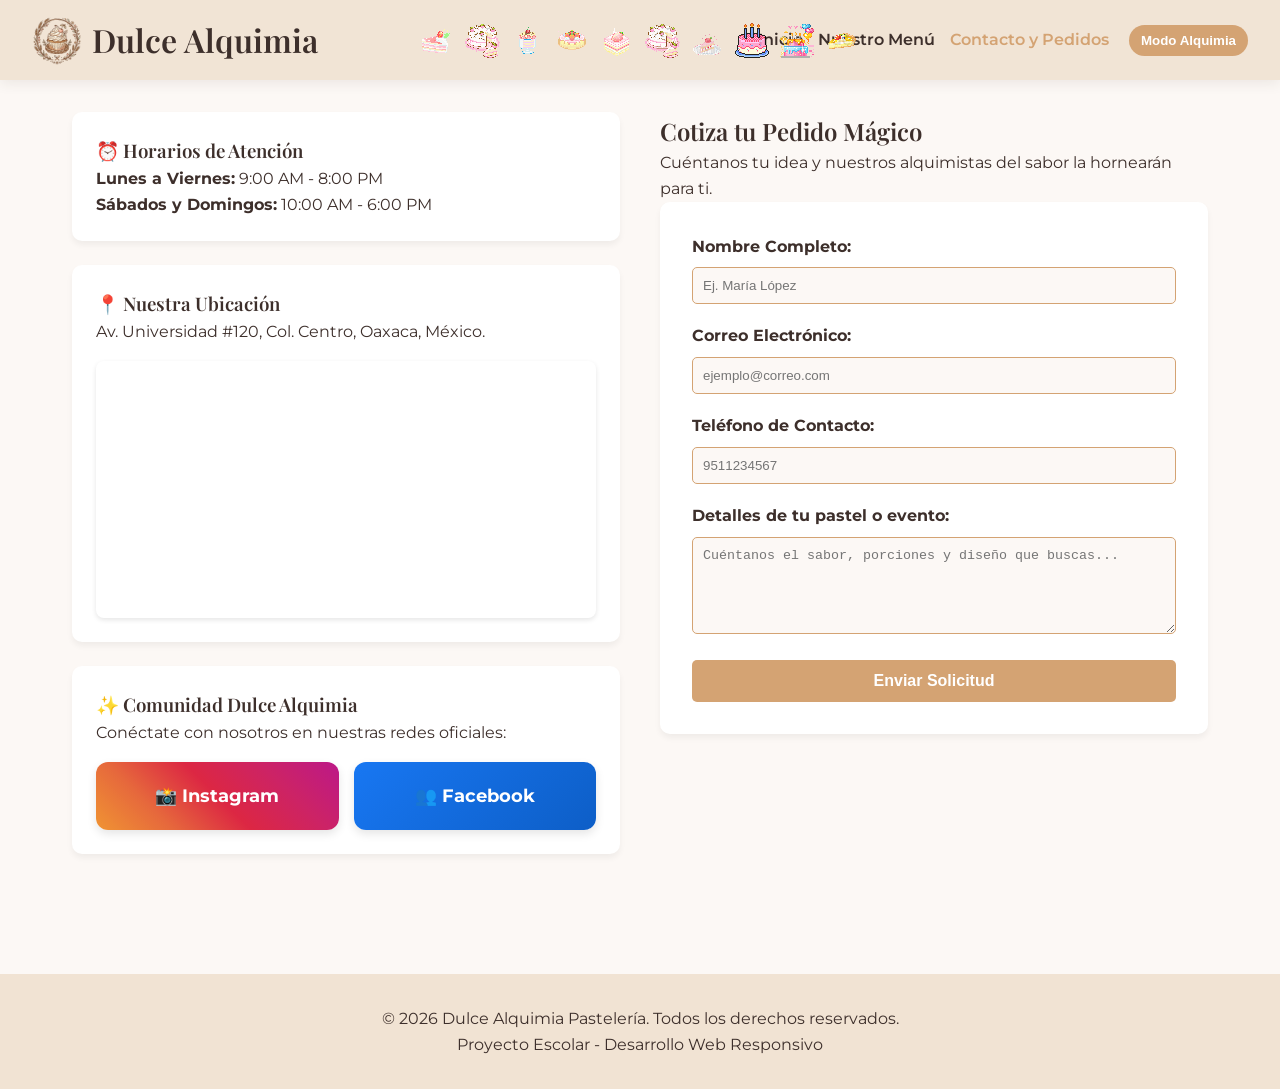
<file: contacto.html>
<!DOCTYPE html>
<html lang="es">
<head>
    <meta charset="UTF-8">
    <link rel="icon" type="image/png" href="imagenes/logo.png">
    <meta name="viewport" content="width=device-width, initial-scale=1.0">
    <title>Dulce Alquimia | Contacto y Pedidos</title>
    <link rel="preconnect" href="https://fonts.googleapis.com">
    <link rel="preconnect" href="https://fonts.gstatic.com" crossorigin>
    <link href="https://fonts.googleapis.com/css2?family=Montserrat:wght@400;600&family=Playfair+Display:ital,wght@0,600;1,400&display=swap" rel="stylesheet">
    <link rel="stylesheet" href="estilos.css">
    <script src="script.js" defer></script>
</head>
<body>

    <div class="lluvia-postres"></div>

    <header>
        <!-- Bloque Izquierdo: Logotipo -->
        <div class="logo-container">
            <img src="imagenes/logo.png" alt="Logotipo oficial de Dulce Alquimia Pastelería">
            <h1>Dulce Alquimia</h1>
        </div>

        <!-- BLOQUE CENTRAL: Vitrina de 10 GIFs locales en la barra -->
        <div class="vitrina-central">
            <img src="imagenes/postre1.gif" alt="Postre animado 1" class="gif-pixel">
            <img src="imagenes/postre2.gif" alt="Postre animado 2" class="gif-pixel">
            <img src="imagenes/postre3.gif" alt="Postre animado 3" class="gif-pixel">
            <img src="imagenes/postre4.gif" alt="Postre animado 4" class="gif-pixel">
            <img src="imagenes/postre5.gif" alt="Postre animado 5" class="gif-pixel">
            <img src="imagenes/postre6.gif" alt="Postre animado 6" class="gif-pixel">
            <img src="imagenes/postre7.gif" alt="Postre animado 7" class="gif-pixel">
            <img src="imagenes/postre8.gif" alt="Postre animado 8" class="gif-pixel">
            <img src="imagenes/postre9.gif" alt="Postre animado 9" class="gif-pixel">
            <img src="imagenes/postre10.gif" alt="Postre animado 10" class="gif-pixel">
        </div>

        <!-- Bloque Derecho: Enlaces de Navegación -->
        <nav>
            <ul>
                <li><a href="index.html">Inicio</a></li>
                <li><a href="menu.html">Nuestro Menú</a></li>
                <li><a href="contacto.html" class="active">Contacto y Pedidos</a></li>
            </ul>
            <button id="toggle-mode" class="btn-mode">Modo Alquimia</button>
        </nav>
    </header>

    <div class="wrapper-contenido">

        <main class="contacto-layout">
            <section class="info-negocio-col">
                <div class="bloque-info">
                    <h3>⏰ Horarios de Atención</h3>
                    <p><strong>Lunes a Viernes:</strong> 9:00 AM - 8:00 PM</p>
                    <p><strong>Sábados y Domingos:</strong> 10:00 AM - 6:00 PM</p>
                </div>

                <div class="bloque-info">
                    <h3>📍 Nuestra Ubicación</h3>
                    <p>Av. Universidad #120, Col. Centro, Oaxaca, México.</p>
                    <div class="mapa-contenedor">
                        <iframe src="https://www.google.com/maps/embed?pb=!1m18!1m12!1m3!1d3814.479262193262!2d-96.7233261!3d17.049109!2m3!1f0!2f0!3f0!3m2!1i1024!2i768!4f13.1!3m3!1m2!1s0x85c72216bf2ae665%3A0x7d022fa59da5e486!2sAv.%20Universidad%2C%20Oaxaca%20de%20Ju%C3%A1rez%2C%20Oax.!5e0!3m2!1ses-419!2smx!4v1710000000000!5m2!1ses-419!2smx" width="100%" height="250" style="border:0;" allowfullscreen="" loading="lazy" referrerpolicy="no-referrer-when-downgrade"></iframe>
                    </div>
                </div>

                <div class="bloque-info">
                    <h3>✨ Comunidad Dulce Alquimia</h3>
                    <p>Conéctate con nosotros en nuestras redes oficiales:</p>
                    <div class="grid-redes-mejorado">
                        <a href="https://www.instagram.com" target="_blank" class="card-red insta">
                            <span>📸 Instagram</span>
                        </a>
                        <a href="https://www.facebook.com" target="_blank" class="card-red face">
                            <span>👥 Facebook</span>
                        </a>
                    </div>
                </div>
            </section>

            <section class="formulario-col">
                <h2>Cotiza tu Pedido Mágico</h2>
                <p>Cuéntanos tu idea y nuestros alquimistas del sabor la hornearán para ti.</p>

                <form action="#" method="POST" class="formulario-contacto">
                    <div class="form-group">
                        <label for="nombre">Nombre Completo:</label>
                        <input type="text" id="nombre" name="nombre" placeholder="Ej. María López" required>
                    </div>

                    <div class="form-group">
                        <label for="correo">Correo Electrónico:</label>
                        <input type="email" id="correo" name="correo" placeholder="ejemplo@correo.com" required>
                    </div>

                    <div class="form-group">
                        <label for="telefono">Teléfono de Contacto:</label>
                        <input type="tel" id="telefono" name="telefono" placeholder="9511234567">
                    </div>

                    <div class="form-group">
                        <label for="mensaje">Detalles de tu pastel o evento:</label>
                        <textarea id="mensaje" name="mensaje" rows="5" placeholder="Cuéntanos el sabor, porciones y diseño que buscas..." required></textarea>
                    </div>

                    <button type="submit" class="btn-submit">Enviar Solicitud</button>
                </form>
            </section>
        </main>

    </div>

    <footer>
        <p>&copy; 2026 Dulce Alquimia Pastelería. Todos los derechos reservados.</p>
        <p>Proyecto Escolar - Desarrollo Web Responsivo</p>
    </footer>

</body>
</html>
</file>
<file: estilos.css>
/* ==========================================================================
   1. ESTILOS BASE Y TIPOGRAFÍA
   ========================================================================== */
* {
    margin: 0;
    padding: 0;
    box-sizing: border-box;
}

body {
    font-family: 'Montserrat', sans-serif;
    background-color: #fcf8f5; 
    color: #3d2f2b;           
    transition: background-color 0.4s ease, color 0.4s ease;
    line-height: 1.6;
}

h1, h2, h3, h4 {
    font-family: 'Playfair Display', serif;
    font-weight: 600;
}

/* ==========================================================================
   FORZADO DE MODO OSCURO GLOBAL STICKY
   ========================================================================== */
body.dark-mode {
    background-color: #1a1216 !important; 
    color: #f5ebe6 !important;           
}

body.dark-mode header {
    background-color: rgba(45, 31, 39, 0.95) !important; 
}

body.dark-mode nav ul li a {
    color: #f5ebe6 !important;
}

body.dark-mode .btn-mode {
    background-color: #e9c46a !important;
    color: #1a1216 !important;
}

body.dark-mode .gif-pixel {
    opacity: 1;
    filter: drop-shadow(0 0 6px rgba(233, 196, 106, 0.7)); 
}

body.dark-mode .nuestra-historia,
body.dark-mode .redes-sociales {
    background-color: #2d1f27 !important;
}

body.dark-mode .producto-card,
body.dark-mode .bloque-info,
body.dark-mode .formulario-contacto,
body.dark-mode .modal-contenido,
body.dark-mode .postre-semana-card {
    background-color: #251b20 !important;
}

body.dark-mode .form-group input, 
body.dark-mode .form-group textarea {
    border: 1px solid #e9c46a !important;
    background-color: #1a1216 !important;
    color: #f5ebe6 !important;
}

body.dark-mode .btn-submit {
    background-color: #e9c46a !important;
    color: #1a1216 !important;
}

body.dark-mode .etiqueta-precio {
    background-color: #e9c46a !important;
    color: #1a1216 !important;
}

body.dark-mode .categoria,
body.dark-mode .categoria-especial {
    background-color: #2d1f27 !important;
    color: #e9c46a !important;
}

body.dark-mode .postre-badge {
    background-color: #e9c46a !important;
    color: #1a1216 !important;
}

body.dark-mode .precio-semana {
    color: #f5ebe6 !important;
}

body.dark-mode .descripcion-especial {
    color: #e2d4cc !important;
}

body.dark-mode .btn-cotizar-especial {
    background-color: #e9c46a !important;
    color: #1a1216 !important;
}

body.dark-mode .btn-cotizar-especial:hover {
    background-color: #f5ebe6 !important;
    color: #1a1216 !important;
}

body.dark-mode .insta-overlay {
    background-color: rgba(26, 18, 22, 0.8) !important;
}

body.dark-mode .insta-overlay span {
    color: #e9c46a !important;
}

body.dark-mode .cerrar-modal {
    color: #f5ebe6 !important;
}

body.dark-mode footer {
    background-color: #2d1f27 !important;
}

body.dark-mode .hero-overlay {
    background-color: rgba(26, 18, 22, 0.7) !important; 
}

body.dark-mode .subtitulo {
    color: #e2d4cc !important;
}

/* ==========================================================================
   2. MENÚ DE NAVEGACIÓN SUPERIOR CON PASARELA CENTRAL DE 10 GIFs PIXELART
   ========================================================================== */
.wrapper-contenido {
    margin-top: 80px;
}

header {
    background-color: rgba(241, 227, 211, 0.95); 
    backdrop-filter: blur(10px); 
    padding: 1rem 2rem;
    display: flex;             
    justify-content: space-between; 
    align-items: center;       
    transition: all 0.4s ease;
    box-shadow: 0 4px 12px rgba(61, 47, 43, 0.08);
    position: fixed;
    top: 0;
    left: 0;
    width: 100%;
    height: 80px;
    z-index: 999;
}

.logo-container {
    display: flex;             
    align-items: center;
    gap: 10px;
}

.logo-container img {
    width: 50px;
    height: 50px;
    object-fit: cover;
    border-radius: 50%;
}

.vitrina-central {
    display: flex;
    justify-content: center;
    align-items: center;
    gap: 10px; 
    position: absolute;
    left: 50%;
    transform: translateX(-50%); 
    height: 100%;
    max-width: 45%; 
    pointer-events: none; 
}

.gif-pixel {
    width: 35px; 
    height: 35px;
    object-fit: contain;
    image-rendering: pixelated; 
    opacity: 0.85; 
    transition: all 0.4s ease;
}

.gif-pixel:nth-child(1)  { animation: flotadoVitrina 3s ease-in-out infinite; }
.gif-pixel:nth-child(2)  { animation: flotadoVitrina 3.2s ease-in-out infinite; animation-delay: 0.2s; }
.gif-pixel:nth-child(3)  { animation: flotadoVitrina 3s ease-in-out infinite; animation-delay: 0.4s; }
.gif-pixel:nth-child(4)  { animation: flotadoVitrina 3.4s ease-in-out infinite; animation-delay: 0.6s; }
.gif-pixel:nth-child(5)  { animation: flotadoVitrina 3s ease-in-out infinite; animation-delay: 0.8s; }
.gif-pixel:nth-child(6)  { animation: flotadoVitrina 3.2s ease-in-out infinite; animation-delay: 1s; }
.gif-pixel:nth-child(7)  { animation: flotadoVitrina 3s ease-in-out infinite; animation-delay: 1.2s; }
.gif-pixel:nth-child(8)  { animation: flotadoVitrina 3.4s ease-in-out infinite; animation-delay: 1.4s; }
.gif-pixel:nth-child(9)  { animation: flotadoVitrina 3s ease-in-out infinite; animation-delay: 1.6s; }
.gif-pixel:nth-child(10) { animation: flotadoVitrina 3.2s ease-in-out infinite; animation-delay: 1.8s; }

nav {
    display: flex;             
    align-items: center;
    gap: 20px;
}

nav ul {
    display: flex;             
    list-style: none;
    gap: 15px;
}

nav ul li a {
    text-decoration: none;
    color: #3d2f2b;
    font-weight: 600;
    transition: all 0.4s ease;
}

nav ul li a:hover, nav ul li a.active {
    color: #d4a373; 
}

.btn-mode {
    background-color: #d4a373;
    color: #ffffff;
    border: none;
    padding: 8px 12px;
    border-radius: 20px;
    cursor: pointer;
    font-weight: bold;
    transition: all 0.4s ease;
}

/* ==========================================================================
   3. SECCIÓN HERO CON EFECTO PARALLAX INTERACTIVO
   ========================================================================== */
.hero-background {
    background-image: url('https://images.unsplash.com/photo-1509440159596-0249088772ff?w=1400&auto=format&fit=crop&q=80');
    background-size: cover;
    background-position: center;
    background-attachment: fixed; 
    width: 100%;
    min-height: 450px;
    display: flex;
    align-items: center;
    justify-content: center;
}

.hero-overlay {
    background-color: rgba(61, 47, 43, 0.6); 
    width: 100%;
    height: 100%;
    min-height: 450px;
    display: flex;
    flex-direction: column;
    align-items: center;
    justify-content: center;
    text-align: center;
    padding: 2rem;
}

.titulo-encantado {
    font-size: 3.5rem;
    font-style: italic; 
    color: #fcf8f5; 
    margin-bottom: 1rem;
    text-shadow: 0 2px 4px rgba(0,0,0,0.5);
}

.subtitulo {
    font-size: 1.3rem;
    max-width: 800px;
    margin: 0 auto 2rem auto;
    color: #5c4a45; 
    text-shadow: none; 
}

.hero-overlay .subtitulo {
    color: #f1e3d3;
    text-shadow: 0 1px 3px rgba(0,0,0,0.5);
}

.btn {
    display: inline-block;
    background-color: #d4a373;
    color: #ffffff;
    padding: 12px 25px;
    text-decoration: none;
    border-radius: 5px;
    font-weight: bold;
    transition: all 0.4s ease;
    box-shadow: 0 4px 6px rgba(0,0,0,0.2);
}

.btn:hover {
    opacity: 0.9;
    transform: translateY(-2px);
}

/* ==========================================================================
   4. COMPONENTE: EL POSTRE DE LA SEMANA
   ========================================================================== */
.postre-semana-container {
    position: relative;
    margin: 4rem auto;
    max-width: 1100px;
}

.postre-badge {
    position: absolute;
    top: -15px;
    left: 20px;
    background-color: #d4a373;
    color: #ffffff;
    padding: 6px 15px;
    border-radius: 20px;
    font-weight: bold;
    font-size: 0.9rem;
    z-index: 10;
    box-shadow: 0 4px 8px rgba(0,0,0,0.1);
    letter-spacing: 1px;
}

.postre-semana-card {
    display: flex;
    background-color: #ffffff;
    border-radius: 15px;
    overflow: hidden;
    box-shadow: 0 4px 20px rgba(0,0,0,0.05);
    transition: all 0.4s ease;
}

.postre-semana-img {
    flex: 1.2;
    min-height: 380px;
    overflow: hidden;
}

.postre-semana-img img {
    width: 100%;
    height: 100%;
    object-fit: cover;
    transition: transform 0.6s ease;
}

.postre-semana-card:hover .postre-semana-img img {
    transform: scale(1.05);
}

.postre-semana-info {
    flex: 1;
    padding: 3rem;
    display: flex;
    flex-direction: column;
    justify-content: center;
}

.categoria-especial {
    font-size: 0.85rem;
    text-transform: uppercase;
    color: #d4a373;
    font-weight: bold;
    letter-spacing: 2px;
    margin-bottom: 0.5rem;
}

.descripcion-especial {
    margin: 1rem 0 1.5rem 0;
    color: #5c4a45;
    font-size: 1rem;
    line-height: 1.7;
}

.postre-meta {
    display: flex;
    align-items: center;
    gap: 20px;
    margin-bottom: 2rem;
}

.precio-semana {
    font-size: 2rem;
    font-weight: bold;
    color: #3d2f2b;
    font-family: 'Playfair Display', serif;
}

.disponibilidad {
    font-size: 0.85rem;
    color: #a39185;
    font-style: italic;
}

.btn-cotizar-especial {
    display: inline-block;
    text-align: center;
    background-color: #3d2f2b;
    color: #ffffff;
    text-decoration: none;
    padding: 12px 25px;
    border-radius: 5px;
    font-weight: bold;
    transition: all 0.3s ease;
}

.btn-cotizar-especial:hover {
    background-color: #d4a373;
    transform: translateY(-2px);
}

/* ==========================================================================
   5. COMPONENTE: MOMENTOS ALQUIMIA (GRID ESTILO INSTAGRAM)
   ========================================================================== */
.momentos-seccion {
    margin: 5rem auto;
    max-width: 1200px;
    text-align: center;
}

.instagram-grid {
    display: grid;
    grid-template-columns: repeat(4, 1fr);
    gap: 20px;
    margin-top: 2.5rem;
}

.insta-item {
    position: relative;
    border-radius: 12px;
    overflow: hidden;
    height: 280px;
    box-shadow: 0 4px 10px rgba(0,0,0,0.05);
}

.insta-item img {
    width: 100%;
    height: 100%;
    object-fit: cover;
    transition: transform 0.5s ease;
}

.insta-overlay {
    position: absolute;
    top: 0;
    left: 0;
    width: 100%;
    height: 100%;
    background-color: rgba(61, 47, 43, 0.7);
    display: flex;
    align-items: center;
    justify-content: center;
    opacity: 0;
    transition: opacity 0.4s ease;
    padding: 1rem;
}

.insta-overlay span {
    color: #ffffff;
    font-weight: 600;
    font-size: 1.1rem;
    transform: translateY(20px);
    transition: transform 0.4s ease;
}

.insta-item:hover img {
    transform: scale(1.1);
}

.insta-item:hover .insta-overlay {
    opacity: 1;
}

.insta-item:hover .insta-overlay span {
    transform: translateY(0);
}

/* ==========================================================================
   6. HISTORIA Y SECCIONES INTERNAS
   ========================================================================== */
.nuestra-historia {
    background-color: #f1e3d3;
    padding: 3rem 2rem;
    border-radius: 10px;
    margin: 3rem auto;
    text-align: center;
    max-width: 1200px;
}

.historia-contenido p {
    max-width: 800px;
    margin: 1rem auto;
    font-size: 1.1rem;
}

.img-historia {
    width: 100%;
    max-height: 450px;
    object-fit: cover;
    border-radius: 8px;
    margin-top: 1.5rem;
    box-shadow: 0 4px 10px rgba(0,0,0,0.1);
}

/* ==========================================================================
   7. MAQUETACIÓN CON CSS GRID (Cuadrícula de Catálogo)
   ========================================================================== */
main {
    padding: 2rem;
    max-width: 1200px;
    margin: 0 auto;
}

.productos-container {
    display: grid;            
    grid-template-columns: 50% 50%; 
    gap: 30px;                
    position: relative;
    z-index: 2;
    margin-top: 0 !important;
}

.grid-destacados {
    display: grid;            
    grid-template-columns: 50% 50%; 
    gap: 30px;                
    margin-top: 2rem;
}

.producto-card {
    background-color: #ffffff; 
    border-radius: 10px;
    padding: 1.5rem;
    box-shadow: 0 4px 6px rgba(0,0,0,0.05);
    transition: all 0.4s ease;
}

.img-container {
    position: relative;
    width: 100%;
    height: 250px;
    overflow: hidden; 
    border-radius: 8px;
    margin-bottom: 1rem;
}

.img-container img {
    width: 100%;
    height: 100%;
    object-fit: cover;        
    transition: transform 0.5s ease;
}

.producto-card:hover img {
    transform: scale(1.15); 
}

.producto-card:hover {
    box-shadow: 0 8px 16px rgba(61, 47, 43, 0.2);
    transform: translateY(-5px);
}

.etiqueta-precio {
    position: absolute;
    top: 10px;
    right: 10px;
    background-color: #3d2f2b;
    color: #ffffff;
    padding: 5px 10px;
    border-radius: 20px;
    font-size: 0.9rem;
    font-weight: bold;
}

.categoria {
    display: inline-block;
    font-size: 0.8rem;
    text-transform: uppercase;
    letter-spacing: 1px;
    background-color: #f1e3d3;
    padding: 3px 8px;
    border-radius: 3px;
    margin-bottom: 0.5rem;
    font-weight: 600;
}

.btn-cotizar {
    display: block;
    text-align: center;
    background-color: transparent;
    color: #d4a373;
    border: 2px solid #d4a373;
    padding: 8px;
    border-radius: 5px;
    text-decoration: none;
    margin-top: 1rem;
    font-weight: bold;
    transition: all 0.3s ease;
}

.btn-cotizar:hover {
    background-color: #d4a373;
    color: #ffffff;
}

/* ==========================================================================
   8. FORMULARIO Y CONTACTO LAYOUT
   ========================================================================== */
.contacto-layout {
    display: flex;
    gap: 40px;
    margin-top: 2rem;
}

.info-negocio-col, .formulario-col {
    flex: 1; 
}

.bloque-info {
    background-color: #ffffff;
    padding: 1.5rem;
    border-radius: 10px;
    margin-bottom: 1.5rem;
    box-shadow: 0 4px 6px rgba(0,0,0,0.05);
}

.mapa-contenedor {
    margin-top: 1rem;
    border-radius: 8px;
    overflow: hidden;
    box-shadow: 0 2px 5px rgba(0,0,0,0.1);
}

.grid-redes-mejorado {
    display: flex;
    gap: 15px;
    margin-top: 1rem;
}

.card-red {
    flex: 1;
    text-align: center;
    padding: 20px 15px;
    text-decoration: none;
    color: #ffffff !important;
    font-weight: bold;
    font-size: 1.1rem;
    border-radius: 12px;
    display: flex;
    align-items: center;
    justify-content: center;
    transition: transform 0.4s cubic-bezier(0.175, 0.885, 0.32, 1.275), box-shadow 0.4s ease;
    box-shadow: 0 4px 10px rgba(0,0,0,0.1);
}

.insta { background: linear-gradient(45deg, #f09433 0%, #e6683c 25%, #dc2743 50%, #cc2366 75%, #bc1888 100%); }
.face { background: linear-gradient(135deg, #1877f2 0%, #0d5ec7 100%); }

.card-red:hover {
    transform: translateY(-8px) scale(1.03);
    box-shadow: 0 12px 20px rgba(0, 0, 0, 0.25);
}

.formulario-contacto {
    background-color: #ffffff;
    padding: 2rem;
    border-radius: 10px;
    box-shadow: 0 4px 6px rgba(0,0,0,0.05);
}

.form-group {
    margin-bottom: 1.2rem;
}

.form-group label {
    display: block;
    margin-bottom: 0.5rem;
    font-weight: bold;
}

.form-group input, .form-group textarea {
    width: 100%;
    padding: 10px;
    border: 1px solid #d4a373;
    border-radius: 5px;
    background-color: #fcf8f5;
    color: #3d2f2b;
}

.btn-submit {
    background-color: #d4a373;
    color: #ffffff;
    border: none;
    padding: 12px 20px;
    width: 100%;
    border-radius: 5px;
    cursor: pointer;
    font-size: 1rem;
    font-weight: bold;
}

.alerta-exito {
    background-color: #e8f5e9; 
    color: #2e7d32;           
    padding: 1rem;
    border-left: 5px solid #4caf50;
    border-radius: 4px;
    margin-bottom: 1.5rem;
    text-align: center;
    transition: opacity 0.5s ease;
}

/* ==========================================================================
   9. MODAL INTERACTIVO Y MINI GALERÍA
   ========================================================================== */
.modal-oculto {
    display: none; 
}

.modal-activo {
    display: flex; 
    position: fixed;
    z-index: 1001; 
    left: 0;
    top: 0;
    width: 100%;
    height: 100%;
    background-color: rgba(0,0,0,0.8); 
    align-items: center;
    justify-content: center;
}

.modal-contenido {
    background-color: #ffffff;
    padding: 2rem;
    border-radius: 10px;
    max-width: 500px;
    width: 90%;
    text-align: center;
    position: relative;
    box-shadow: 0 5px 15px rgba(0,0,0,0.3);
}

.cerrar-modal {
    position: absolute;
    top: 10px;
    right: 15px;
    font-size: 2rem;
    cursor: pointer;
    color: #3d2f2b;
    font-weight: bold;
}

#modal-img {
    width: 100%;
    max-height: 250px;
    object-fit: cover;
    border-radius: 8px;
    margin-bottom: 0.5rem;
}

.modal-galeria {
    display: flex;
    justify-content: center;
    gap: 10px;
    margin: 5px 0 15px 0;
}

.modal-galeria img {
    width: 60px;
    height: 60px;
    object-fit: cover;
    border-radius: 4px;
    cursor: pointer;
    border: 2px solid transparent;
    transition: all 0.3s ease;
}

.modal-galeria img:hover {
    border-color: #d4a373;
    transform: scale(1.05);
}

.precio-destacado {
    font-size: 1.5rem;
    color: #d4a373;
    font-weight: bold;
    margin-bottom: 1rem;
}

footer {
    text-align: center;
    padding: 2rem;
    background-color: #f1e3d3;
    margin-top: 4rem;
    transition: all 0.4s ease;
}

/* ==========================================================================
   10. BOTONES DE FILTRO DINÁMICO
   ========================================================================== */
.filtro-categorias {
    display: flex;
    justify-content: center;
    gap: 15px;
    margin: 2rem 0;
    flex-wrap: wrap;
}

.btn-filtro {
    background-color: transparent;
    color: #d4a373;
    border: 2px solid #d4a373;
    padding: 8px 18px;
    border-radius: 25px;
    cursor: pointer;
    font-weight: bold;
    font-family: 'Montserrat', sans-serif;
    transition: all 0.3s ease;
}

.btn-filtro:hover, .btn-filtro.activo {
    background-color: #d4a373;
    color: #ffffff;
    transform: scale(1.05);
}

.tarjeta-oculta {
    display: none !important;
}

/* ==========================================================================
   11. FONDO DE PARTÍCULAS ANIMADAS EN CSS PURO (MENÚ.HTML)
   ========================================================================== */
.escenario-animado {
    position: relative;
    width: 100%;
    background-color: #fcf8f5; 
    border-radius: 15px;
    padding: 2rem;
    overflow: hidden;
    transition: background-color 0.4s ease;
}

.particulas-css {
    position: absolute;
    top: 0;
    left: 0;
    width: 100%;
    height: 200%; 
    background-image: 
        radial-gradient(circle, rgba(212, 163, 115, 0.3) 2px, transparent 4px),
        radial-gradient(circle, rgba(233, 196, 106, 0.25) 3px, transparent 6px),
        radial-gradient(circle, rgba(212, 163, 115, 0.15) 1px, transparent 3px);
    background-size: 400px 400px;
    background-position: 0 0, 200px 200px, 100px 300px;
    animation: flotarMagia 25s linear infinite;
    pointer-events: none; 
    z-index: 1;
}

/* ==========================================================================
   12. AISLAMIENTO ABSOLUTO DE ANIMACIONES (CERO ERRORES EN EN VALIDADOR)
   ========================================================================== */
@keyframes flotadoVitrina {
    0% { transform: translateY(0px); }
    50% { transform: translateY(5px); }
    100% { transform: translateY(0px); }
}

@keyframes flotarMagia {
    from { transform: translateY(0); }
    to { transform: translateY(-400px); }
}

/* ==========================================================================
   13. RESPONSIVIDAD GENERAL ACTUALIZADA Y MEJORADA
   ========================================================================== */
@media (max-width: 1050px) {
    .vitrina-central {
        display: none !important; /* Resguardo básico */
    }
}

/* NUEVA PROTECCIÓN INTEGRAL: Bloquea los GIFs en horizontal de celulares y tabletas compactas */
@media (max-width: 900px) {
    .vitrina-central {
        display: none !important; /* Desaparece la pasarela para evitar que se encime sobre el logo */
    }
    .postre-semana-card {
        flex-direction: column;
    }
    .postre-semana-img {
        min-height: 250px;
    }
    .instagram-grid {
        grid-template-columns: repeat(2, 1fr); 
    }
}

@media (max-width: 768px) {
    header {
        flex-direction: column; 
        height: auto; 
        padding: 1rem;
    }
    .wrapper-contenido {
        margin-top: 140px; 
    }
    .contacto-layout {
        flex-direction: column; 
    }
}

@media (max-width: 500px) {
    header {
        position: static; 
        height: auto;
        padding: 1rem;
    }
    .wrapper-contenido {
        margin-top: 0;
    }
    nav {
        flex-direction: column;
        gap: 12px;
        width: 100%;
    }
    nav ul {
        flex-direction: column; 
        text-align: center;
        gap: 10px;
        width: 100%;
    }
    nav ul li {
        width: 100%;
    }
    nav ul li a {
        display: block;
        padding: 6px 0;
        white-space: nowrap !important; /* ¡MÁXIMA PRIORIDAD! Candado absoluto para una sola línea en luz y sombra */
    }
    .productos-container, .grid-destacados {
        grid-template-columns: 100%; 
    }
    .titulo-encantado {
        font-size: 2.2rem;
    }
    .instagram-grid {
        grid-template-columns: 100%; 
    }
    .postre-semana-info {
        padding: 1.5rem;
    }
    .hero-background {
        background-attachment: scroll !important; 
    }
}
</file>
